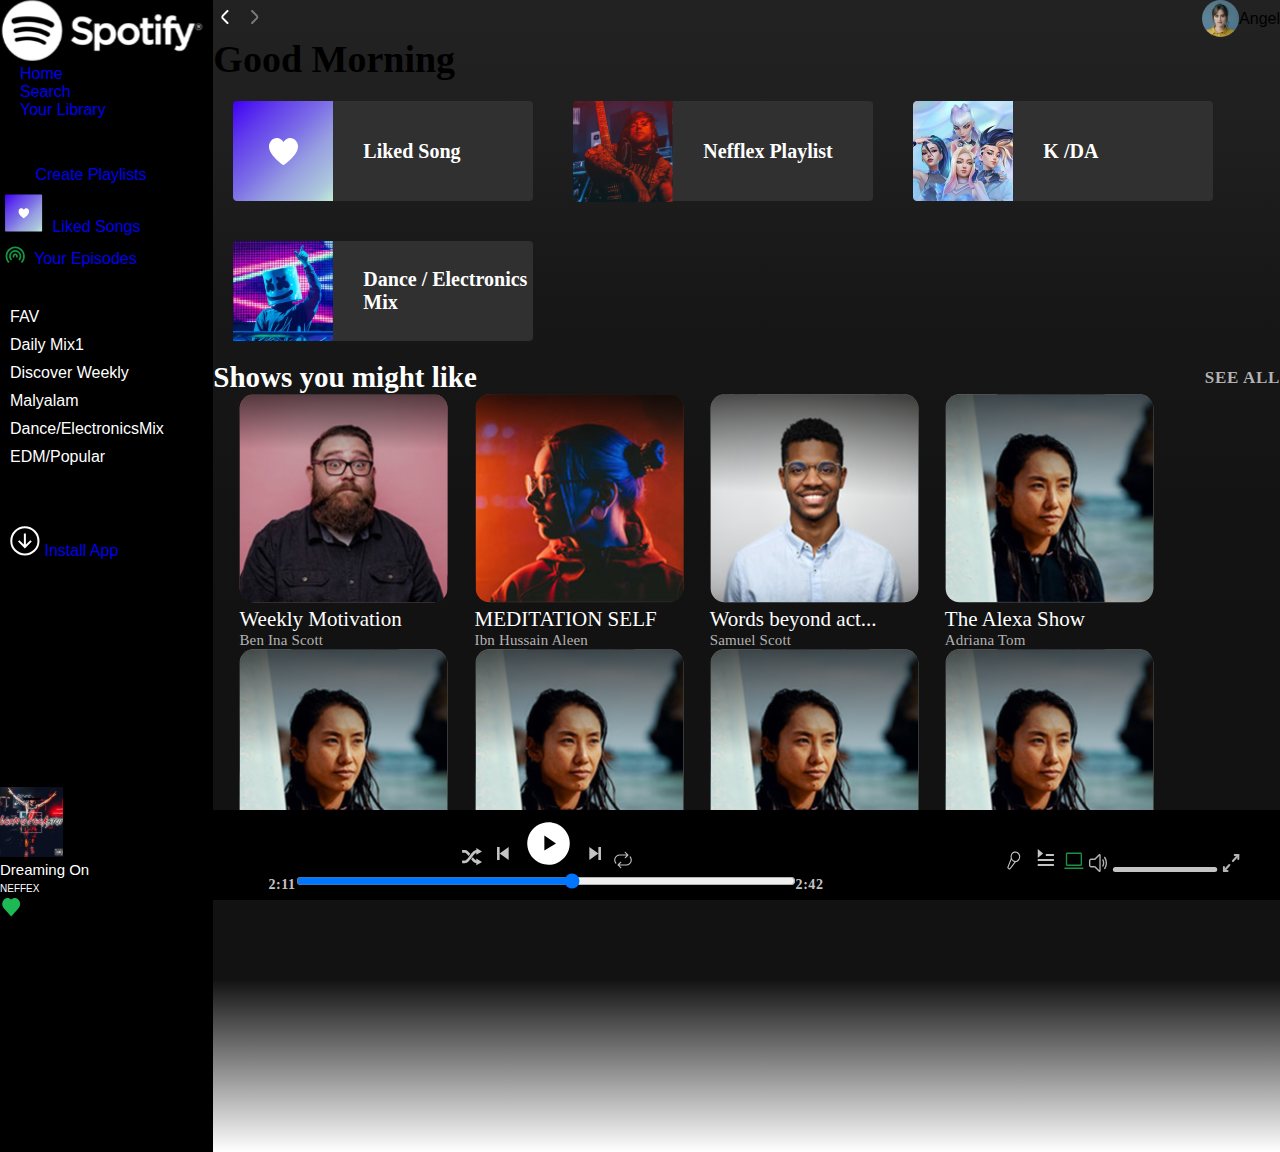
<file: index.html>
<!DOCTYPE html>
<html lang="en">
<head>
    <meta charset="UTF-8">
    <meta name="viewport" content="width=device-width, initial-scale=1.0">
    <title>Document</title>
    <link rel="stylesheet" href="style.css">
    <link rel="stylesheet" href="https://cdnjs.cloudflare.com/ajax/libs/font-awesome/6.4.2/css/all.min.css" integrity="sha512-z3gLpd7yknf1YoNbCzqRKc4qyor8gaKU1qmn+CShxbuBusANI9QpRohGBreCFkKxLhei6S9CQXFEbbKuqLg0DA==" crossorigin="anonymous" referrerpolicy="no-referrer" />
    <link href="https://cdn.jsdelivr.net/npm/bootstrap@5.0.2/dist/css/bootstrap.min.css" rel="stylesheet" integrity="sha384-EVSTQN3/azprG1Anm3QDgpJLIm9Nao0Yz1ztcQTwFspd3yD65VohhpuuCOmLASjC" crossorigin="anonymous">
</head>
<body>
<div id="container">
<div id="main">
<div id="sidebar">
    <div class="logo">
<img src="./assets/logo.svg" alt="logo">
    </div>
    <div class="navigation">
<ul>
    <li ><a href="#">
        <i class="fa-solid fa-house home"></i><span class="text-white">Home </span>
   </a></li>
   <li><a href="#"><i class="fa-solid fa-magnifying-glass search"></i><span class="text-white"> Search</span></a></li>
<li><a href="#"><i class="fa-solid fa-lines-leaning library"></i> <span class="text-white">Your Library </span></a></li>
<li class="playlist"><a href="#">
    <img src="./assets/fi-ss-plus-small.svg">
   <span class="text-white"> Create Playlists</span>
</a></li>
<li class="song"><a  href="#">
    <img src="./assets/Group 2.svg">
    <span class="text-white">Liked Songs  </span>
    
    </a></li>
    <li class="episodes"><a href="#">
        <img src="./assets/Group.svg">
       <span class="text-white"> Your Episodes  </span>
        </a></li>
        <li class="fav"><a href="#">FAV</a></li>
        <li class="weekly"><a href="#">Daily Mix1</a></li>
        <li class="weekly"><a href="#">Discover Weekly</a></li>
        <li class="weekly"><a href="#">Malyalam</a></li>
        <li class="weekly"><a href="#">Dance/ElectronicsMix</a></li>
        <li class="weekly"><a href="#">EDM/Popular</a></li>
        <li class="install"><a href="#"><img src="./assets/grommet-icons_install-option.svg">
          <span class="ms-2 text-white"> Install App</span></a></li>
</ul>
    </div>
</div>
<div id="mainbar">
  <div class="upper">
    <div> <img src="./assets/fi-rr-angle-small-left.svg">
    <img src="./assets/fi-rr-angle-small-right.svg">
</div>
<div class="angel">
    <img src="./assets/Ellipse 3.svg">
    <p class="me-4 px-2 text-center mt-3 text-white">Angel <i class="fa-solid fa-caret-down"></i></p>
</div>
</div> 
    <h2 class="mt-2 ms-3 text-white good">Good Morning</h2>
    <div class="list">
<div class="card1"><img src="./assets/Group 1.svg"> Liked Song</div>
<div class="card1"><img src="./assets/Rectangle 2.svg">Nefflex Playlist</div>
<div class="card1"><img src="./assets/rectangle3.svg">K /DA</div>
<div class="card1"><img src="./assets/rectangle4.svg">Dance / Electronics Mix</div>
    </div>
    <div class="lower">
        <div><p class="show mt-2 ms-3">Shows you might like</p></div>
        <div><p class="me-4 px-2 text-center mt-3 see">SEE ALL</p></div>
    </div>
    <div class="playlist-1">
        <div >
            <img src="./assets/Rectangle 16.svg">
            <p class="eg1">Weekly Motivation</p>
            <p class="eg2">Ben Ina Scott</p>
        </div>
        
            
        
        <div>
            <img src="./assets/rectangle17.svg">
            <p class="eg1">MEDITATION SELF</p>
            <p class="eg2">Ibn Hussain Aleen</p>
        </div>
        
            
    
        <div>
            <img src="./assets/rectangle18.svg">
            <p class="eg1">Words beyond act...</p>
            <p class="eg2">Samuel Scott</p>
        </div>
       
            
        
        <div>
            <img src="./assets/rectangle19.svg">
            <p class="eg1">The Alexa Show</p>
            <p class="eg2">Adriana Tom</p>
        </div>
       
           
       
    
</div>
<div class="playlist-2">
<img src="./assets/rectangle19.svg">
<img src="./assets/rectangle19.svg">
<img src="./assets/rectangle19.svg">
<img src="./assets/rectangle19.svg">

</div>
</div>
<div id="player">
    <div class="footer d-flex align-items-center">
<div >
<img src="./assets/Rectangle 20.svg">

</div>
<div class="hold mx-3">
    Dreaming On<br><span class="justin">NEFFEX</span>
</div>
<img src="./assets/bx_bxs-heart.svg">

    </div>
    <div class="btm ">
<div>
        <img src="./assets/raphael_shuffle.svg">
<img src="./assets/bx_bx-skip-previous.svg">
<img src="./assets/gridicons_play.svg">
<img src="./assets/FORWARD.svg">
<img src="./assets/111111.svg">
</div>
<div><span class="time">2:11</span><input class="eg5" type="range" min="10" step="10" max="100"><span class="time">2:42</span></div>
</div>
<div class="bar">
  <img src="./assets/ph_microphone-stage.svg">
  <img src="./assets/carbon_query-queue.svg">
  <img src="./assets/carbon_laptop.svg">
  <img src="./assets/222222.svg">
  <img src="./assets/33333.svg">
  <img src="./assets/44444.svg">
</div>


</div>
    <script src="https://cdn.jsdelivr.net/npm/@popperjs/core@2.9.2/dist/umd/popper.min.js" integrity="sha384-IQsoLXl5PILFhosVNubq5LC7Qb9DXgDA9i+tQ8Zj3iwWAwPtgFTxbJ8NT4GN1R8p" crossorigin="anonymous"></script>
    <script src="https://cdn.jsdelivr.net/npm/bootstrap@5.0.2/dist/js/bootstrap.min.js" integrity="sha384-cVKIPhGWiC2Al4u+LWgxfKTRIcfu0JTxR+EQDz/bgldoEyl4H0zUF0QKbrJ0EcQF" crossorigin="anonymous"></script> 
</body>
</html>
</file>
<file: style.css>
* {
    margin: 0px;
    padding: 0px;
    font-family: Arial, Helvetica, sans-serif;
  }
  
  .navigation ul li a {
    text-decoration: none;
  }
  .navigation ul li {
    list-style-type: none;
  }
  
  #main {
    width: 100vw;
    height: 90vw;
    display: flex;
  }
  #sidebar {
    flex: 1;
    background-color: black;
     position: sticky;
    top:0px;
    left:0px; 
  }
  #mainbar {
    flex: 5;
    background: linear-gradient(180deg, #222222 0%, #1F1F1F 12%, #171717 26%, #161616 33%, #151515 36%, #131313 45%, #121212 55%, #121212 75%, #121212 85%, rgba(18, 18, 18, 0) 100%)
  }
  #container {
    display: flex;
    flex-direction: column;
    align-items: center;
  }
  #player {
    background-color:black;
    width: 100vw;
    height:10vh;
    position:fixed;
    bottom: 0px;
    left: 0px;
   
  }
  .home {
    padding-inline: 10px;
    margin-top: 30px;
    color: white;
  }
  .search {
    padding-inline: 10px;
    margin-top: 10px;
    color: white;
  }
  .library {
    padding-inline: 10px;
    margin-top: 10px;
    color: white;
  }
  .playlist > a > img {
    margin-top: 30px;
    color: white;
  }
  .song {
    margin-top: 10px;
  }
  .song > a > img {
    padding-inline: 5px;
  }
  .episodes {
    margin-top: 10px;
  }
  .episodes > a > img {
    padding-inline: 5px;
  }
  .fav {
    padding-inline: 10px;
    margin-top: 40px;
  }
  .fav > a {
    color: white;
  }
  
  .weekly {
    padding-inline: 10px;
    margin-top: 10px;
  }
  .install {
    padding-inline: 10px;
    margin-top: 60px;
  }
  .weekly > a {
    color: white;
  }
  .angel {
    display: flex;
    align-items: center;
  }
  .upper {
    display: flex;
    justify-content: space-between;
    align-items: center;
  }
  .card1 {
    width: 300px;
    height: 100px;
    background: #303030;
    border-radius: 4px;
    color: white;
    font-size: 20px;
    font-family: DM Sans;
    font-weight: 700;
    word-wrap: break-word;
    display: flex;
    align-items: center;
    margin: 20px;
  }
  .card1 > img {
    margin-right: 30px;
  }
  .list {
    display: flex;
    flex-wrap: wrap;
  }
  .show {
    color: white;
    font-size: 29px;
    font-family: DM Sans;
    font-weight: 700;
    word-wrap: break-word;
  }
  .lower {
      display: flex;
      justify-content: space-between;
      align-items: center;
    }
    .see{
      color: #B3B3B3;
  font-size: 17px;
  font-family: DM Sans;
  font-weight: 700;
  letter-spacing: 0.68px;
  word-wrap: break-word
    }
    
  .good {
    font-size: 38px;
    font-family: DM Sans;
    font-weight: 700;
    word-wrap: break-word;
  }
   .playlist-1{
      display: flex;
      flex-wrap: wrap;
      justify-content: space-evenly;
      margin-right: 100px;;
      
  } 
  .eg1{
    color: white;
    font-size: 21px;
    font-family: DM Sans;
    font-weight: 500;
    word-wrap: break-word
  }
  .eg2{
    color: #B3B3B3;
  font-size: 15px;
  font-family: DM Sans;
  font-weight: 500;
  letter-spacing: 0.15px;
  word-wrap: break-word
  }
     .playlist-2{
      display:flex;
      flex-wrap: wrap;
      justify-content: space-evenly;
      margin-right: 100px;;
     }
     .eg3{
      color: white;
  font-size: 18px;
  font-family: DM Sans;
  font-weight: 700;
  /* margin-top: 10px; */
     }
     .eg4{
      color: #B3B3B3;
  font-size: 15px;
  font-family: DM Sans;
  font-weight: 700;
     }
     #player{
  display: flex;
  align-items: center;
  
     }
  .line>img{
    margin-left: 0px;
  }
  .time{
    color: #C4C4C4;
  font-size: 14px;
  font-family: DM Sans;
  font-weight: 700;
  letter-spacing: 0.56px;
  }
  .btm{
    display: flex;
    justify-content: center;
    align-items: center;
    flex-direction: column;
    margin:auto;
  } 
  .eg5{
    width:500px;
    
  
    }
    .bar{
      margin-right: 40px;
      margin-top: 5px;
    }
    .listen{
      position: absolute;
      bottom:0px;
    }
    .pop{
      margin-top: 70px;
      margin-left: 20px;
    }
    .crd>p{
      color: white;
  font-size: 13px;
  font-weight: 500;
    }
    .crd>h1{
      color: white;
      font-size: 60px;
      font-weight: 900;
    
    }
    .spotify{
      color: white;
  font-size: 15px;
  font-weight: 700;
  
    }
    .likes{
      color: white;
  font-size: 13px;
  
  font-weight: 400;
  
    }
    .abc1{
      margin-right: 180px;
      margin-left: 100px;
    }
   .date{
    margin-right: 250px;
    
  }
    .we{
      color: white;
      font-size: 13px;
      font-weight: 400;
    }
    .dua{
      color: white;
  font-size: 10px;
  font-weight: 400;
    }
  .moon{
    color: white;
  font-size: 14px;
  font-weight: 400;
  
  }
  
  
    .added{
      text-decoration: line-through;
    }
    .abc{
      color: white;
  font-size: 12px;
  font-weight: 400;
    }
    .nostal{
      padding-inline: 200px;
    }
    .chinese{
      color: white;
  font-size: 14px;
  font-weight: 400;
  margin-left: 90px;
    }
    .abc2{
      margin-left: 0px;
      color: white;
  font-size: 15px;
  font-weight: 400;
    }
  
  
    .box{
      display:flex;
      justify-content: space-between;
      align-items: center;
      margin-inline: 25px;
  
    }
    .timer{
      display:flex;
   align-items: center;
   margin-right: 15px;
    }
    .two{
      color: white;
  font-size: 15px;
  font-weight: 400;
    }
    .num{
      color: white;
  font-size: 13px;
  font-weight: 100;
  display:flex;
  align-items: center;
  margin-inline: 5px;
    }
    .hold{
      color: white;
  font-size: 15px;
  font-weight: 400;
  
    }
    .justin{
      color: white;
  font-size: 10px;
  font-weight: 100;
  
    }
    #mainbar-2 {
      flex: 5;
      background: linear-gradient(180deg, #90AEA7 0%, black 100%)
    }
    .section{
      opacity: 0.65; 
      background: black;
    }
    .shadow{
      background-color: #121212;
      opacity:0.95;
    }
    .block{
       opacity: 0.4;
      background:black; 
      border-radius: 2px
    }
</file>
